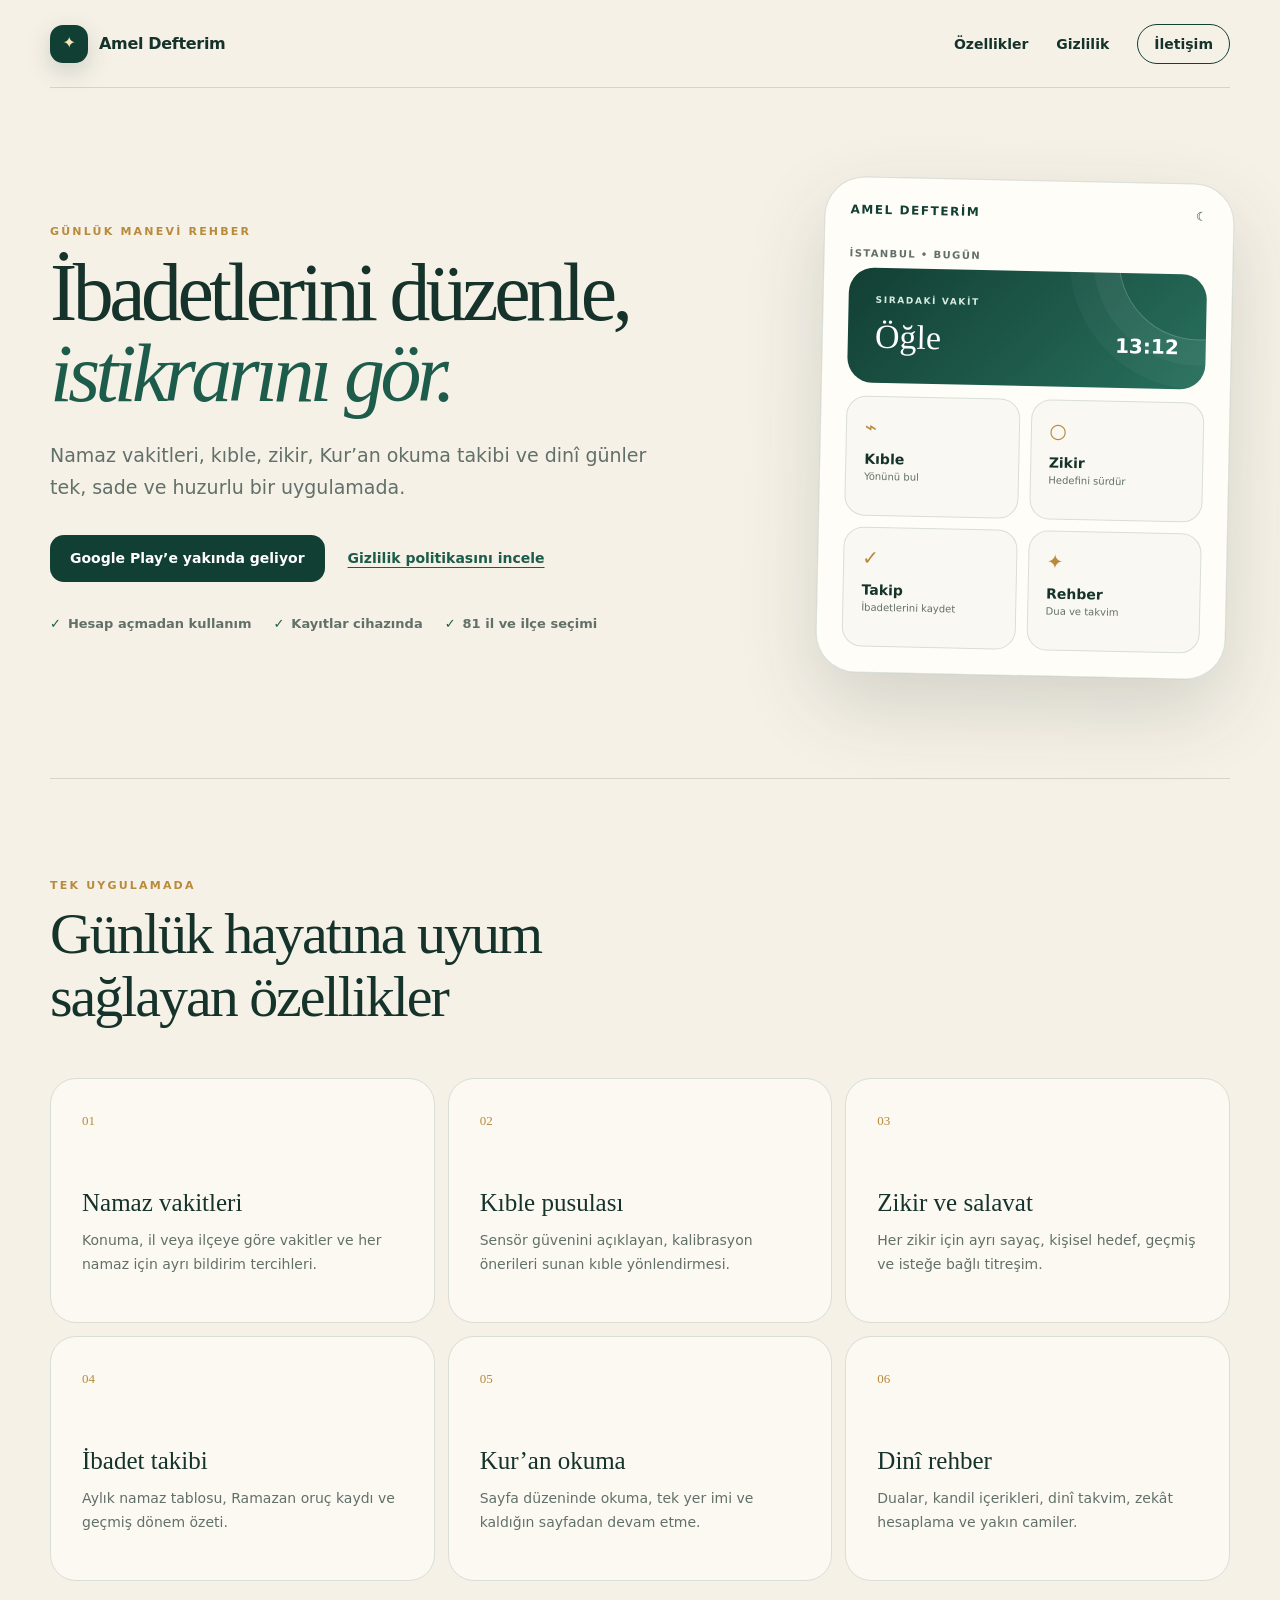
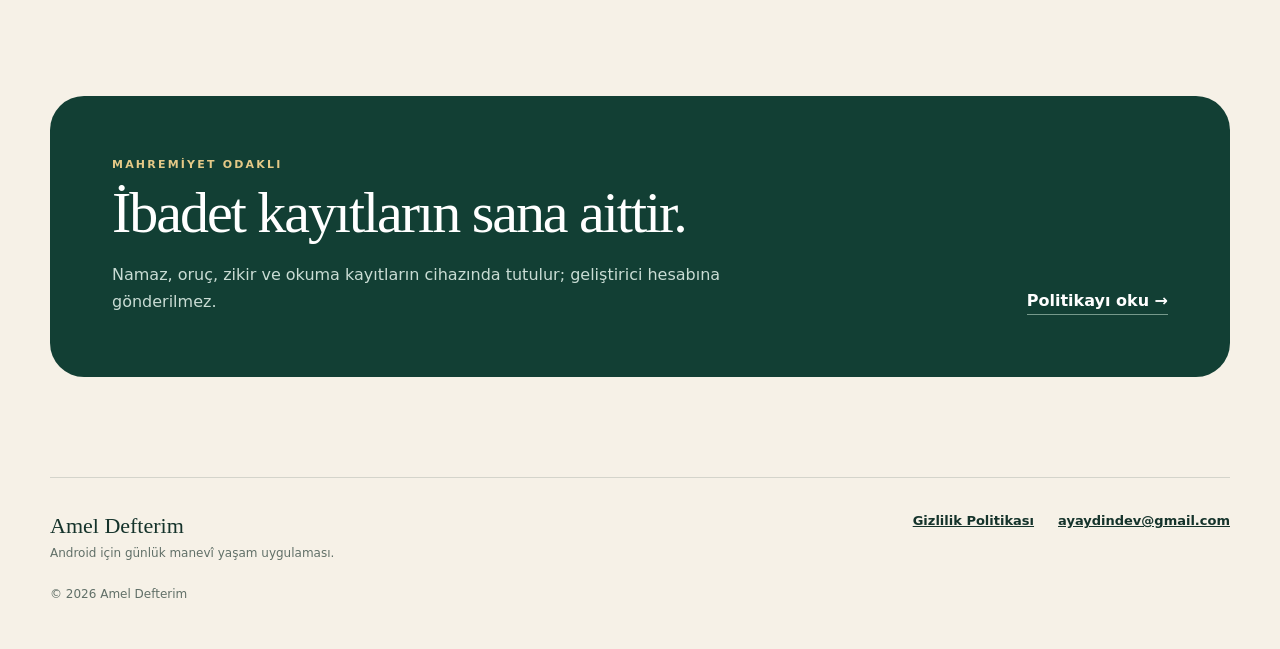
<file: index.html>
<!doctype html>
<html lang="tr">
  <head>
    <meta charset="utf-8" />
    <meta name="viewport" content="width=device-width, initial-scale=1" />
    <meta name="theme-color" content="#123f34" />
    <meta name="description" content="Amel Defterim; namaz vakitleri, kıble, zikir, ibadet takibi ve dinî rehber özelliklerini bir araya getiren Android uygulamasıdır." />
    <title>Amel Defterim</title>
    <link rel="stylesheet" href="styles.css" />
  </head>
  <body>
    <header class="site-header">
      <a class="brand" href="./" aria-label="Amel Defterim ana sayfa">
        <span class="brand-mark" aria-hidden="true"><span>✦</span></span>
        <span>Amel Defterim</span>
      </a>
      <nav aria-label="Ana menü">
        <a href="#ozellikler">Özellikler</a>
        <a href="privacy.html">Gizlilik</a>
        <a class="nav-contact" href="mailto:ayaydindev@gmail.com">İletişim</a>
      </nav>
    </header>

    <main>
      <section class="hero">
        <div class="hero-copy">
          <p class="eyebrow">GÜNLÜK MANEVİ REHBER</p>
          <h1>İbadetlerini düzenle,<br /><em>istikrarını gör.</em></h1>
          <p class="hero-text">Namaz vakitleri, kıble, zikir, Kur’an okuma takibi ve dinî günler tek, sade ve huzurlu bir uygulamada.</p>
          <div class="hero-actions">
            <span class="store-badge">Google Play’e yakında geliyor</span>
            <a href="privacy.html">Gizlilik politikasını incele</a>
          </div>
          <ul class="trust-list" aria-label="Uygulama ilkeleri">
            <li>Hesap açmadan kullanım</li>
            <li>Kayıtlar cihazında</li>
            <li>81 il ve ilçe seçimi</li>
          </ul>
        </div>
        <div class="app-preview" aria-label="Amel Defterim uygulama özeti">
          <div class="preview-top"><span>AMEL DEFTERİM</span><span>☾</span></div>
          <p class="preview-location">İSTANBUL • BUGÜN</p>
          <div class="next-prayer">
            <span>SIRADAKİ VAKİT</span>
            <strong>Öğle</strong>
            <b>13:12</b>
          </div>
          <div class="preview-grid">
            <article><span>⌁</span><b>Kıble</b><small>Yönünü bul</small></article>
            <article><span>○</span><b>Zikir</b><small>Hedefini sürdür</small></article>
            <article><span>✓</span><b>Takip</b><small>İbadetlerini kaydet</small></article>
            <article><span>✦</span><b>Rehber</b><small>Dua ve takvim</small></article>
          </div>
        </div>
      </section>

      <section class="feature-section" id="ozellikler">
        <div class="section-heading">
          <p class="eyebrow">TEK UYGULAMADA</p>
          <h2>Günlük hayatına uyum sağlayan özellikler</h2>
        </div>
        <div class="feature-grid">
          <article><span>01</span><h3>Namaz vakitleri</h3><p>Konuma, il veya ilçeye göre vakitler ve her namaz için ayrı bildirim tercihleri.</p></article>
          <article><span>02</span><h3>Kıble pusulası</h3><p>Sensör güvenini açıklayan, kalibrasyon önerileri sunan kıble yönlendirmesi.</p></article>
          <article><span>03</span><h3>Zikir ve salavat</h3><p>Her zikir için ayrı sayaç, kişisel hedef, geçmiş ve isteğe bağlı titreşim.</p></article>
          <article><span>04</span><h3>İbadet takibi</h3><p>Aylık namaz tablosu, Ramazan oruç kaydı ve geçmiş dönem özeti.</p></article>
          <article><span>05</span><h3>Kur’an okuma</h3><p>Sayfa düzeninde okuma, tek yer imi ve kaldığın sayfadan devam etme.</p></article>
          <article><span>06</span><h3>Dinî rehber</h3><p>Dualar, kandil içerikleri, dinî takvim, zekât hesaplama ve yakın camiler.</p></article>
        </div>
      </section>

      <section class="privacy-callout">
        <div>
          <p class="eyebrow">MAHREMİYET ODAKLI</p>
          <h2>İbadet kayıtların sana aittir.</h2>
          <p>Namaz, oruç, zikir ve okuma kayıtların cihazında tutulur; geliştirici hesabına gönderilmez.</p>
        </div>
        <a href="privacy.html">Politikayı oku <span aria-hidden="true">→</span></a>
      </section>
    </main>

    <footer>
      <div><strong>Amel Defterim</strong><p>Android için günlük manevî yaşam uygulaması.</p></div>
      <div class="footer-links"><a href="privacy.html">Gizlilik Politikası</a><a href="mailto:ayaydindev@gmail.com">ayaydindev@gmail.com</a></div>
      <p class="copyright">© 2026 Amel Defterim</p>
    </footer>
  </body>
</html>
</file>
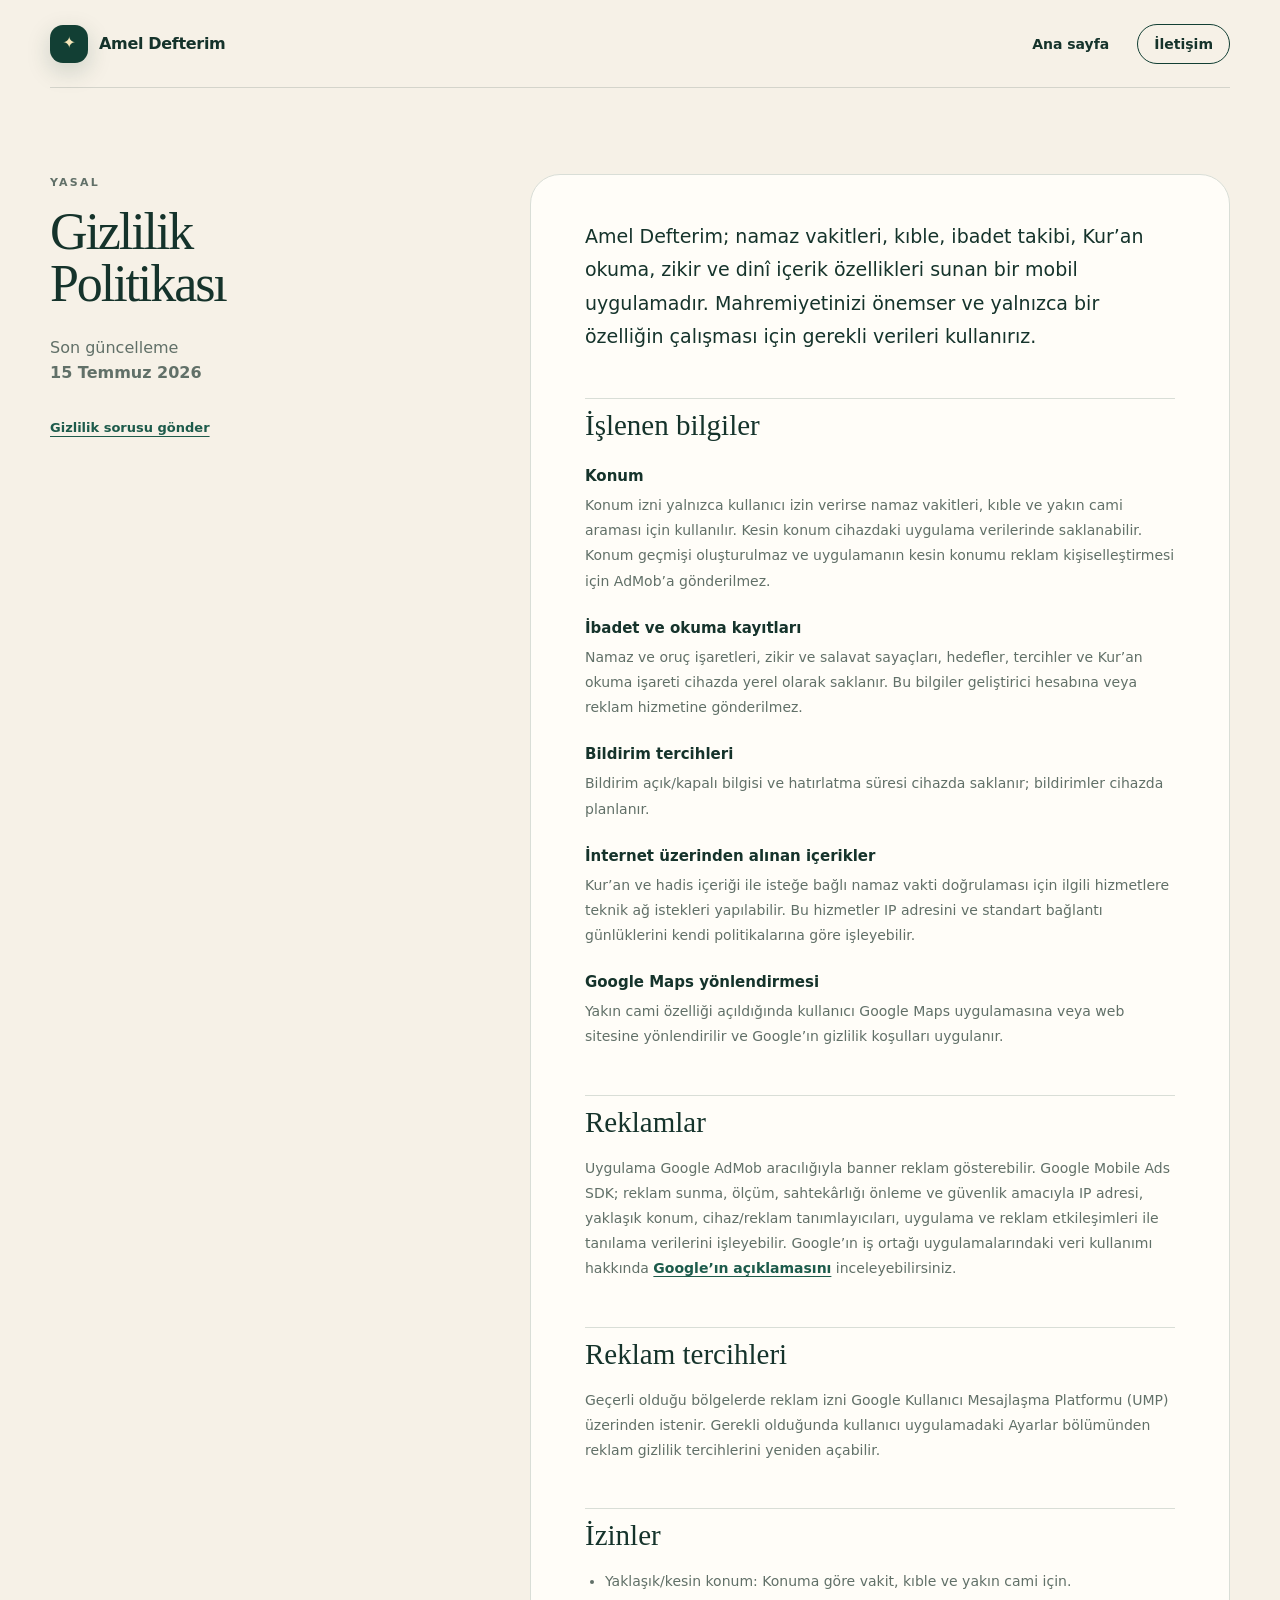
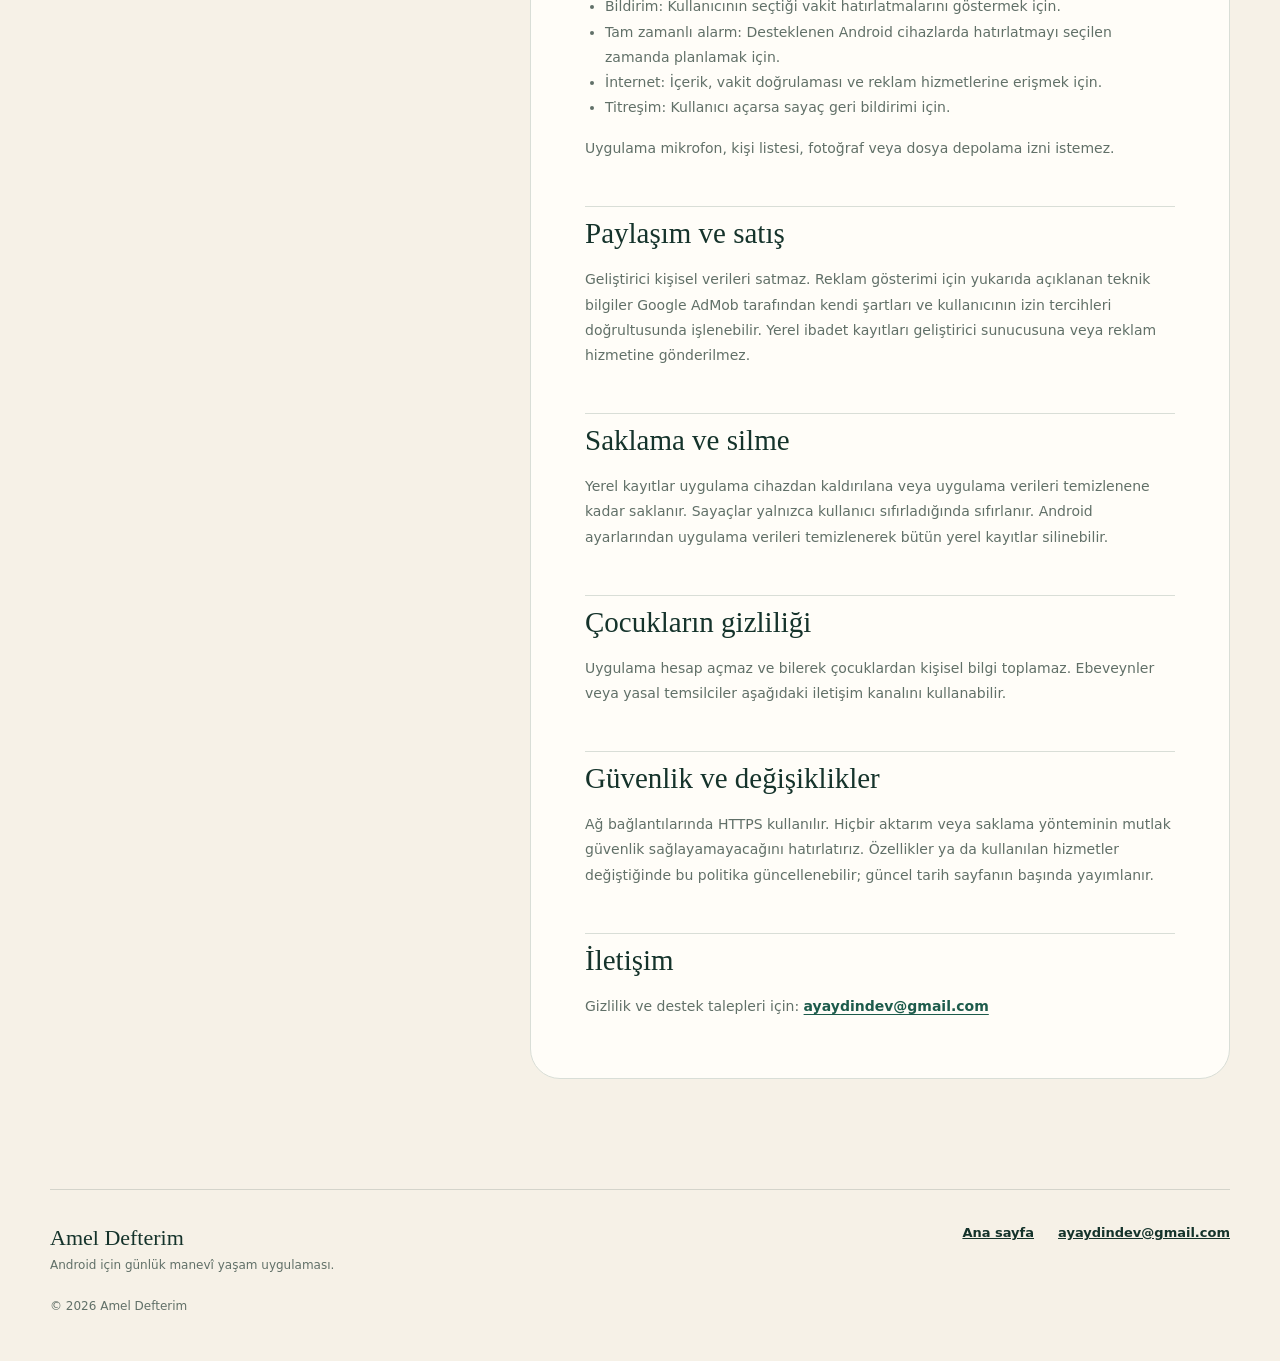
<file: privacy.html>
<!doctype html>
<html lang="tr">
  <head>
    <meta charset="utf-8" />
    <meta name="viewport" content="width=device-width, initial-scale=1" />
    <meta name="theme-color" content="#123f34" />
    <meta name="description" content="Amel Defterim gizlilik politikası." />
    <title>Gizlilik Politikası | Amel Defterim</title>
    <link rel="stylesheet" href="styles.css" />
  </head>
  <body>
    <header class="site-header">
      <a class="brand" href="./"><span class="brand-mark" aria-hidden="true"><span>✦</span></span><span>Amel Defterim</span></a>
      <nav aria-label="Ana menü"><a href="./">Ana sayfa</a><a class="nav-contact" href="mailto:ayaydindev@gmail.com">İletişim</a></nav>
    </header>

    <main class="policy-layout">
      <aside>
        <p class="eyebrow">YASAL</p>
        <h1>Gizlilik Politikası</h1>
        <p>Son güncelleme<br /><strong>15 Temmuz 2026</strong></p>
        <a href="mailto:ayaydindev@gmail.com">Gizlilik sorusu gönder</a>
      </aside>
      <article class="policy-content">
        <p class="policy-lead">Amel Defterim; namaz vakitleri, kıble, ibadet takibi, Kur’an okuma, zikir ve dinî içerik özellikleri sunan bir mobil uygulamadır. Mahremiyetinizi önemser ve yalnızca bir özelliğin çalışması için gerekli verileri kullanırız.</p>

        <h2>İşlenen bilgiler</h2>
        <h3>Konum</h3>
        <p>Konum izni yalnızca kullanıcı izin verirse namaz vakitleri, kıble ve yakın cami araması için kullanılır. Kesin konum cihazdaki uygulama verilerinde saklanabilir. Konum geçmişi oluşturulmaz ve uygulamanın kesin konumu reklam kişiselleştirmesi için AdMob’a gönderilmez.</p>
        <h3>İbadet ve okuma kayıtları</h3>
        <p>Namaz ve oruç işaretleri, zikir ve salavat sayaçları, hedefler, tercihler ve Kur’an okuma işareti cihazda yerel olarak saklanır. Bu bilgiler geliştirici hesabına veya reklam hizmetine gönderilmez.</p>
        <h3>Bildirim tercihleri</h3>
        <p>Bildirim açık/kapalı bilgisi ve hatırlatma süresi cihazda saklanır; bildirimler cihazda planlanır.</p>
        <h3>İnternet üzerinden alınan içerikler</h3>
        <p>Kur’an ve hadis içeriği ile isteğe bağlı namaz vakti doğrulaması için ilgili hizmetlere teknik ağ istekleri yapılabilir. Bu hizmetler IP adresini ve standart bağlantı günlüklerini kendi politikalarına göre işleyebilir.</p>
        <h3>Google Maps yönlendirmesi</h3>
        <p>Yakın cami özelliği açıldığında kullanıcı Google Maps uygulamasına veya web sitesine yönlendirilir ve Google’ın gizlilik koşulları uygulanır.</p>

        <h2>Reklamlar</h2>
        <p>Uygulama Google AdMob aracılığıyla banner reklam gösterebilir. Google Mobile Ads SDK; reklam sunma, ölçüm, sahtekârlığı önleme ve güvenlik amacıyla IP adresi, yaklaşık konum, cihaz/reklam tanımlayıcıları, uygulama ve reklam etkileşimleri ile tanılama verilerini işleyebilir. Google’ın iş ortağı uygulamalarındaki veri kullanımı hakkında <a href="https://policies.google.com/technologies/partner-sites" rel="noopener">Google’ın açıklamasını</a> inceleyebilirsiniz.</p>

        <h2>Reklam tercihleri</h2>
        <p>Geçerli olduğu bölgelerde reklam izni Google Kullanıcı Mesajlaşma Platformu (UMP) üzerinden istenir. Gerekli olduğunda kullanıcı uygulamadaki Ayarlar bölümünden reklam gizlilik tercihlerini yeniden açabilir.</p>

        <h2>İzinler</h2>
        <ul>
          <li>Yaklaşık/kesin konum: Konuma göre vakit, kıble ve yakın cami için.</li>
          <li>Bildirim: Kullanıcının seçtiği vakit hatırlatmalarını göstermek için.</li>
          <li>Tam zamanlı alarm: Desteklenen Android cihazlarda hatırlatmayı seçilen zamanda planlamak için.</li>
          <li>İnternet: İçerik, vakit doğrulaması ve reklam hizmetlerine erişmek için.</li>
          <li>Titreşim: Kullanıcı açarsa sayaç geri bildirimi için.</li>
        </ul>
        <p>Uygulama mikrofon, kişi listesi, fotoğraf veya dosya depolama izni istemez.</p>

        <h2>Paylaşım ve satış</h2>
        <p>Geliştirici kişisel verileri satmaz. Reklam gösterimi için yukarıda açıklanan teknik bilgiler Google AdMob tarafından kendi şartları ve kullanıcının izin tercihleri doğrultusunda işlenebilir. Yerel ibadet kayıtları geliştirici sunucusuna veya reklam hizmetine gönderilmez.</p>

        <h2>Saklama ve silme</h2>
        <p>Yerel kayıtlar uygulama cihazdan kaldırılana veya uygulama verileri temizlenene kadar saklanır. Sayaçlar yalnızca kullanıcı sıfırladığında sıfırlanır. Android ayarlarından uygulama verileri temizlenerek bütün yerel kayıtlar silinebilir.</p>

        <h2>Çocukların gizliliği</h2>
        <p>Uygulama hesap açmaz ve bilerek çocuklardan kişisel bilgi toplamaz. Ebeveynler veya yasal temsilciler aşağıdaki iletişim kanalını kullanabilir.</p>

        <h2>Güvenlik ve değişiklikler</h2>
        <p>Ağ bağlantılarında HTTPS kullanılır. Hiçbir aktarım veya saklama yönteminin mutlak güvenlik sağlayamayacağını hatırlatırız. Özellikler ya da kullanılan hizmetler değiştiğinde bu politika güncellenebilir; güncel tarih sayfanın başında yayımlanır.</p>

        <h2>İletişim</h2>
        <p>Gizlilik ve destek talepleri için: <a href="mailto:ayaydindev@gmail.com">ayaydindev@gmail.com</a></p>
      </article>
    </main>

    <footer><div><strong>Amel Defterim</strong><p>Android için günlük manevî yaşam uygulaması.</p></div><div class="footer-links"><a href="./">Ana sayfa</a><a href="mailto:ayaydindev@gmail.com">ayaydindev@gmail.com</a></div><p class="copyright">© 2026 Amel Defterim</p></footer>
  </body>
</html>
</file>
<file: styles.css>
:root {
  --ink: #15332b;
  --green: #123f34;
  --green-2: #1d5b4b;
  --mint: #dcebe3;
  --cream: #f6f1e7;
  --paper: #fffdf8;
  --gold: #b88a3b;
  --muted: #617068;
  --line: #d9ded7;
  font-family: Inter, ui-sans-serif, system-ui, -apple-system, BlinkMacSystemFont, "Segoe UI", sans-serif;
  color: var(--ink);
  background: var(--cream);
  font-synthesis: none;
}

* { box-sizing: border-box; }
html { scroll-behavior: smooth; }
body { margin: 0; min-width: 320px; background: var(--cream); }
a { color: inherit; }

.site-header {
  width: min(1180px, calc(100% - 40px));
  margin: 0 auto;
  min-height: 88px;
  display: flex;
  align-items: center;
  justify-content: space-between;
  border-bottom: 1px solid rgba(21, 51, 43, .15);
}
.brand { display: flex; align-items: center; gap: 11px; text-decoration: none; font-weight: 850; letter-spacing: -.02em; }
.brand-mark { width: 38px; height: 38px; display: grid; place-items: center; border-radius: 13px; color: #f6e6b9; background: var(--green); box-shadow: 0 8px 24px rgba(18, 63, 52, .18); }
.brand-mark span { transform: translateY(-1px); }
nav { display: flex; align-items: center; gap: 28px; }
nav a { text-decoration: none; font-size: 14px; font-weight: 700; }
.nav-contact { padding: 11px 16px; border: 1px solid var(--green); border-radius: 999px; }

main { width: min(1180px, calc(100% - 40px)); margin: 0 auto; }
.hero { min-height: 690px; display: grid; grid-template-columns: 1.1fr .75fr; align-items: center; gap: 86px; padding: 72px 0 82px; }
.eyebrow { color: var(--gold); font-size: 11px; font-weight: 900; letter-spacing: .2em; }
h1, h2, h3, p { margin-top: 0; }
.hero h1 { max-width: 730px; margin: 15px 0 25px; font-family: Georgia, "Times New Roman", serif; font-size: clamp(54px, 6.4vw, 86px); line-height: .98; font-weight: 500; letter-spacing: -.055em; }
.hero h1 em { color: var(--green-2); font-weight: 500; }
.hero-text { max-width: 620px; color: var(--muted); font-size: 19px; line-height: 1.7; }
.hero-actions { display: flex; align-items: center; gap: 23px; margin-top: 31px; }
.hero-actions a { color: var(--green-2); font-size: 14px; font-weight: 800; text-underline-offset: 4px; }
.store-badge { display: inline-flex; align-items: center; min-height: 47px; padding: 0 20px; border-radius: 14px; color: #fff; background: var(--green); font-size: 14px; font-weight: 800; }
.trust-list { display: flex; flex-wrap: wrap; gap: 10px 22px; margin: 34px 0 0; padding: 0; list-style: none; color: var(--muted); font-size: 13px; font-weight: 700; }
.trust-list li::before { content: "✓"; margin-right: 7px; color: var(--green-2); }

.app-preview { width: 100%; max-width: 410px; justify-self: end; padding: 25px; border: 1px solid rgba(18,63,52,.15); border-radius: 40px; background: var(--paper); box-shadow: 0 32px 80px rgba(34, 54, 45, .16); transform: rotate(1.2deg); }
.preview-top { display: flex; justify-content: space-between; color: var(--green); font-size: 12px; font-weight: 900; letter-spacing: .13em; }
.preview-location { margin: 31px 0 9px; color: var(--muted); font-size: 10px; font-weight: 800; letter-spacing: .14em; }
.next-prayer { position: relative; overflow: hidden; padding: 27px; border-radius: 25px; color: #fff; background: linear-gradient(135deg, var(--green), #28705d); }
.next-prayer::after { content: ""; position: absolute; width: 160px; height: 160px; right: -73px; top: -96px; border: 1px solid rgba(255,255,255,.23); border-radius: 50%; box-shadow: 0 0 0 25px rgba(255,255,255,.04), 0 0 0 49px rgba(255,255,255,.03); }
.next-prayer span { display: block; margin-bottom: 13px; color: #d7ebe2; font-size: 9px; font-weight: 900; letter-spacing: .18em; }
.next-prayer strong { display: block; font-family: Georgia, serif; font-size: 34px; font-weight: 500; }
.next-prayer b { position: absolute; right: 27px; bottom: 30px; font-size: 20px; }
.preview-grid { display: grid; grid-template-columns: 1fr 1fr; gap: 11px; margin-top: 13px; }
.preview-grid article { min-height: 120px; padding: 18px; border: 1px solid var(--line); border-radius: 20px; background: #faf8f2; }
.preview-grid span { display: block; color: var(--gold); font-size: 20px; }
.preview-grid b { display: block; margin-top: 12px; font-size: 14px; }
.preview-grid small { display: block; margin-top: 4px; color: var(--muted); font-size: 10px; }

.feature-section { padding: 100px 0; border-top: 1px solid rgba(21,51,43,.15); }
.section-heading { max-width: 670px; }
.section-heading h2, .privacy-callout h2 { font-family: Georgia, serif; font-size: clamp(38px, 5vw, 58px); line-height: 1.08; font-weight: 500; letter-spacing: -.035em; }
.feature-grid { display: grid; grid-template-columns: repeat(3, 1fr); gap: 13px; margin-top: 50px; }
.feature-grid article { min-height: 245px; padding: 31px; border: 1px solid var(--line); border-radius: 26px; background: rgba(255,253,248,.7); }
.feature-grid span { color: var(--gold); font-family: Georgia, serif; font-size: 13px; }
.feature-grid h3 { margin: 60px 0 12px; font-family: Georgia, serif; font-size: 25px; font-weight: 500; }
.feature-grid p { margin: 0; color: var(--muted); font-size: 14px; line-height: 1.7; }

.privacy-callout { margin: 15px 0 100px; padding: 62px; display: flex; align-items: flex-end; justify-content: space-between; gap: 40px; border-radius: 34px; color: #fff; background: var(--green); }
.privacy-callout .eyebrow { color: #e5c987; }
.privacy-callout h2 { max-width: 690px; margin-bottom: 16px; }
.privacy-callout p:not(.eyebrow) { max-width: 670px; margin: 0; color: #c9dcd4; line-height: 1.7; }
.privacy-callout a { white-space: nowrap; padding-bottom: 4px; color: #fff; font-weight: 800; text-decoration: none; border-bottom: 1px solid #76998b; }

footer { width: min(1180px, calc(100% - 40px)); margin: 0 auto; padding: 35px 0 48px; display: grid; grid-template-columns: 1fr auto; gap: 20px; border-top: 1px solid rgba(21,51,43,.15); }
footer strong { font-family: Georgia, serif; font-size: 22px; font-weight: 500; }
footer p { margin: 7px 0 0; color: var(--muted); font-size: 12px; }
.footer-links { display: flex; gap: 24px; align-items: start; font-size: 13px; font-weight: 700; }
.copyright { grid-column: 1 / -1; }

.policy-layout { display: grid; grid-template-columns: 310px minmax(0, 700px); justify-content: space-between; gap: 90px; padding: 86px 0 110px; }
.policy-layout aside { position: sticky; top: 30px; align-self: start; }
.policy-layout aside h1 { margin: 14px 0 25px; font-family: Georgia, serif; font-size: 52px; line-height: 1; font-weight: 500; letter-spacing: -.04em; }
.policy-layout aside p { color: var(--muted); line-height: 1.6; }
.policy-layout aside a { display: inline-block; margin-top: 18px; color: var(--green-2); font-size: 13px; font-weight: 800; text-underline-offset: 4px; }
.policy-content { padding: 45px 54px; border: 1px solid var(--line); border-radius: 30px; background: var(--paper); }
.policy-lead { color: var(--ink) !important; font-size: 19px !important; line-height: 1.75 !important; }
.policy-content h2 { margin: 45px 0 17px; padding-top: 10px; border-top: 1px solid var(--line); font-family: Georgia, serif; font-size: 29px; font-weight: 500; }
.policy-content h3 { margin: 25px 0 8px; font-size: 15px; }
.policy-content p, .policy-content li { color: var(--muted); font-size: 14px; line-height: 1.8; }
.policy-content ul { padding-left: 20px; }
.policy-content a { color: var(--green-2); font-weight: 700; text-underline-offset: 3px; }

@media (max-width: 850px) {
  .site-header { min-height: 76px; }
  nav a:not(.nav-contact) { display: none; }
  .hero { grid-template-columns: 1fr; gap: 45px; padding-top: 55px; }
  .app-preview { justify-self: center; transform: none; }
  .feature-grid { grid-template-columns: 1fr 1fr; }
  .privacy-callout { padding: 42px; align-items: flex-start; flex-direction: column; }
  .policy-layout { grid-template-columns: 1fr; gap: 32px; padding-top: 55px; }
  .policy-layout aside { position: static; }
}

@media (max-width: 560px) {
  .site-header, main, footer { width: min(100% - 26px, 1180px); }
  .brand { font-size: 14px; }
  .brand-mark { width: 34px; height: 34px; }
  .nav-contact { padding: 9px 12px; font-size: 12px; }
  .hero { min-height: 0; padding: 45px 0 60px; }
  .hero h1 { font-size: 51px; }
  .hero-text { font-size: 16px; }
  .hero-actions { align-items: flex-start; flex-direction: column; }
  .trust-list { flex-direction: column; }
  .app-preview { padding: 18px; border-radius: 30px; }
  .feature-section { padding: 70px 0; }
  .feature-grid { grid-template-columns: 1fr; }
  .feature-grid article { min-height: 210px; }
  .feature-grid h3 { margin-top: 40px; }
  .privacy-callout { margin-bottom: 70px; padding: 32px 25px; border-radius: 26px; }
  footer { grid-template-columns: 1fr; }
  .footer-links { flex-direction: column; gap: 9px; }
  .copyright { grid-column: auto; }
  .policy-layout aside h1 { font-size: 43px; }
  .policy-content { padding: 30px 22px; border-radius: 23px; }
}

@media (prefers-reduced-motion: reduce) { html { scroll-behavior: auto; } }
</file>
